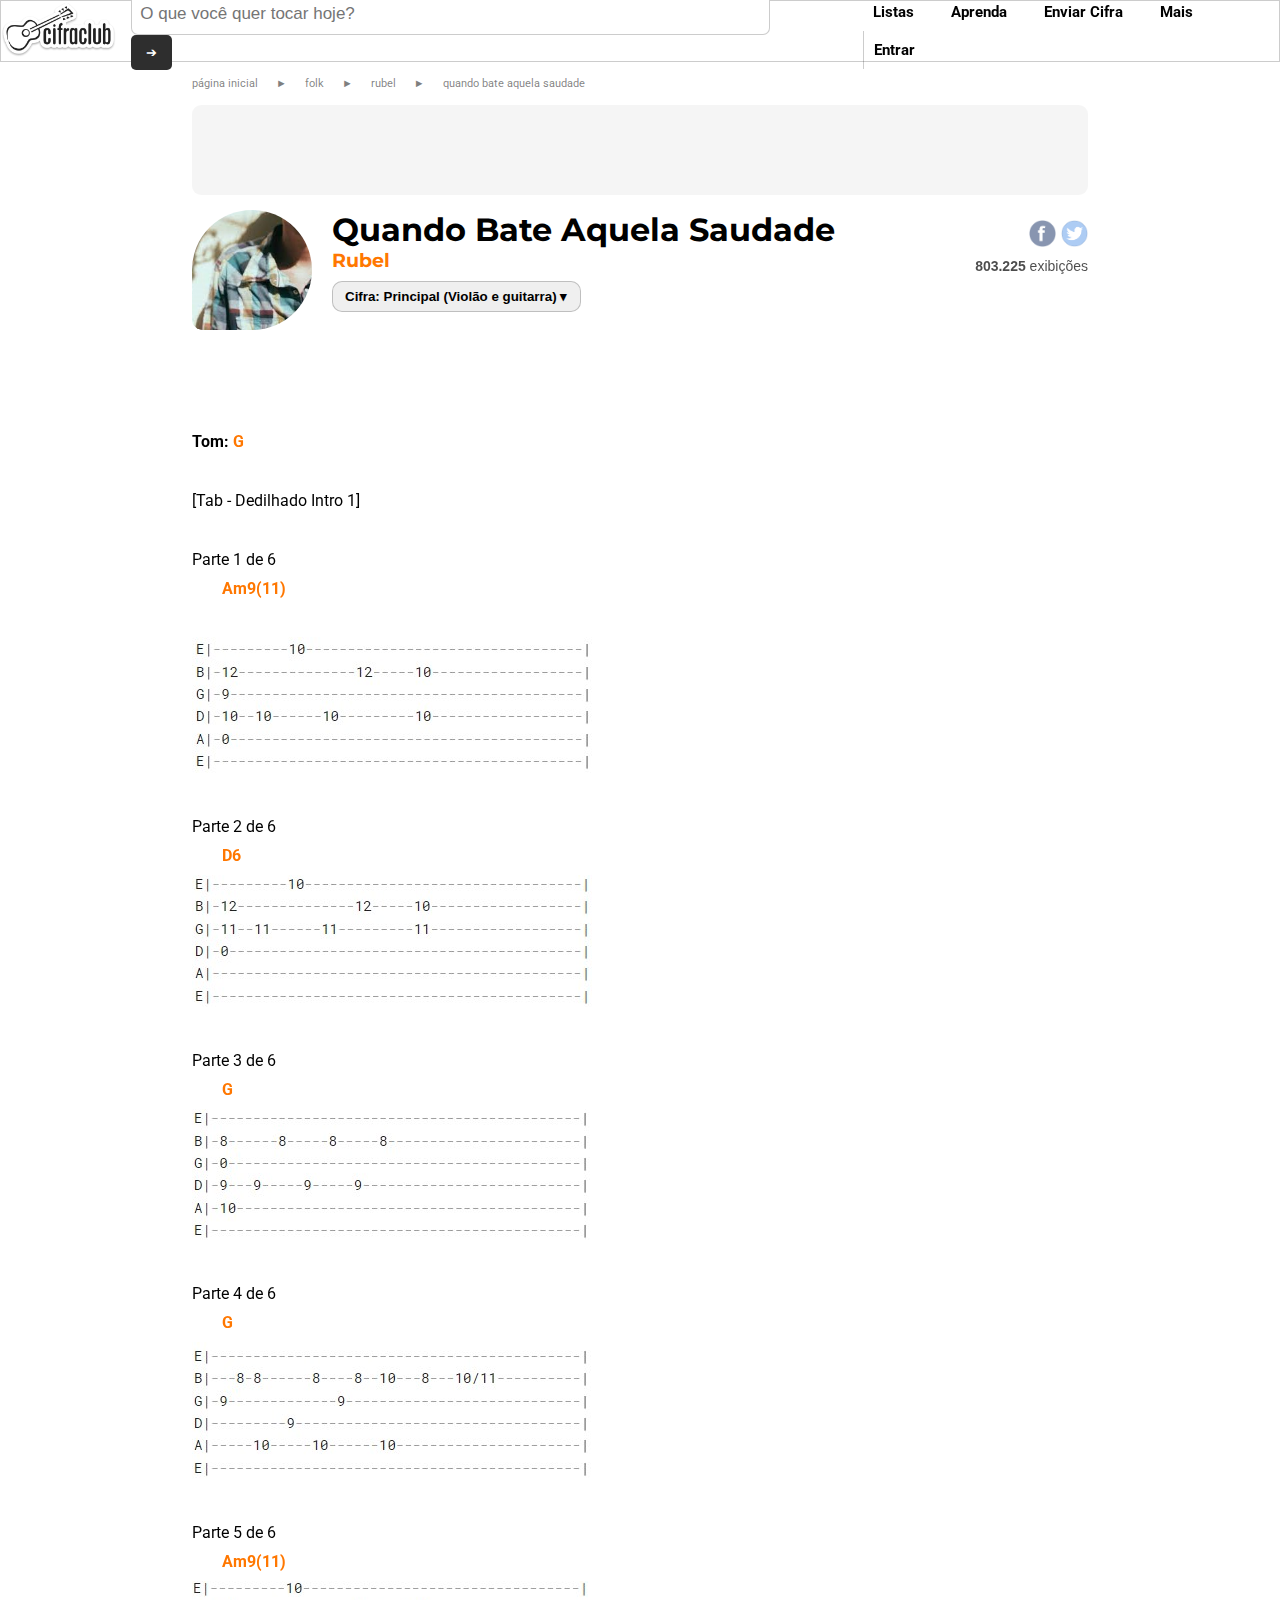
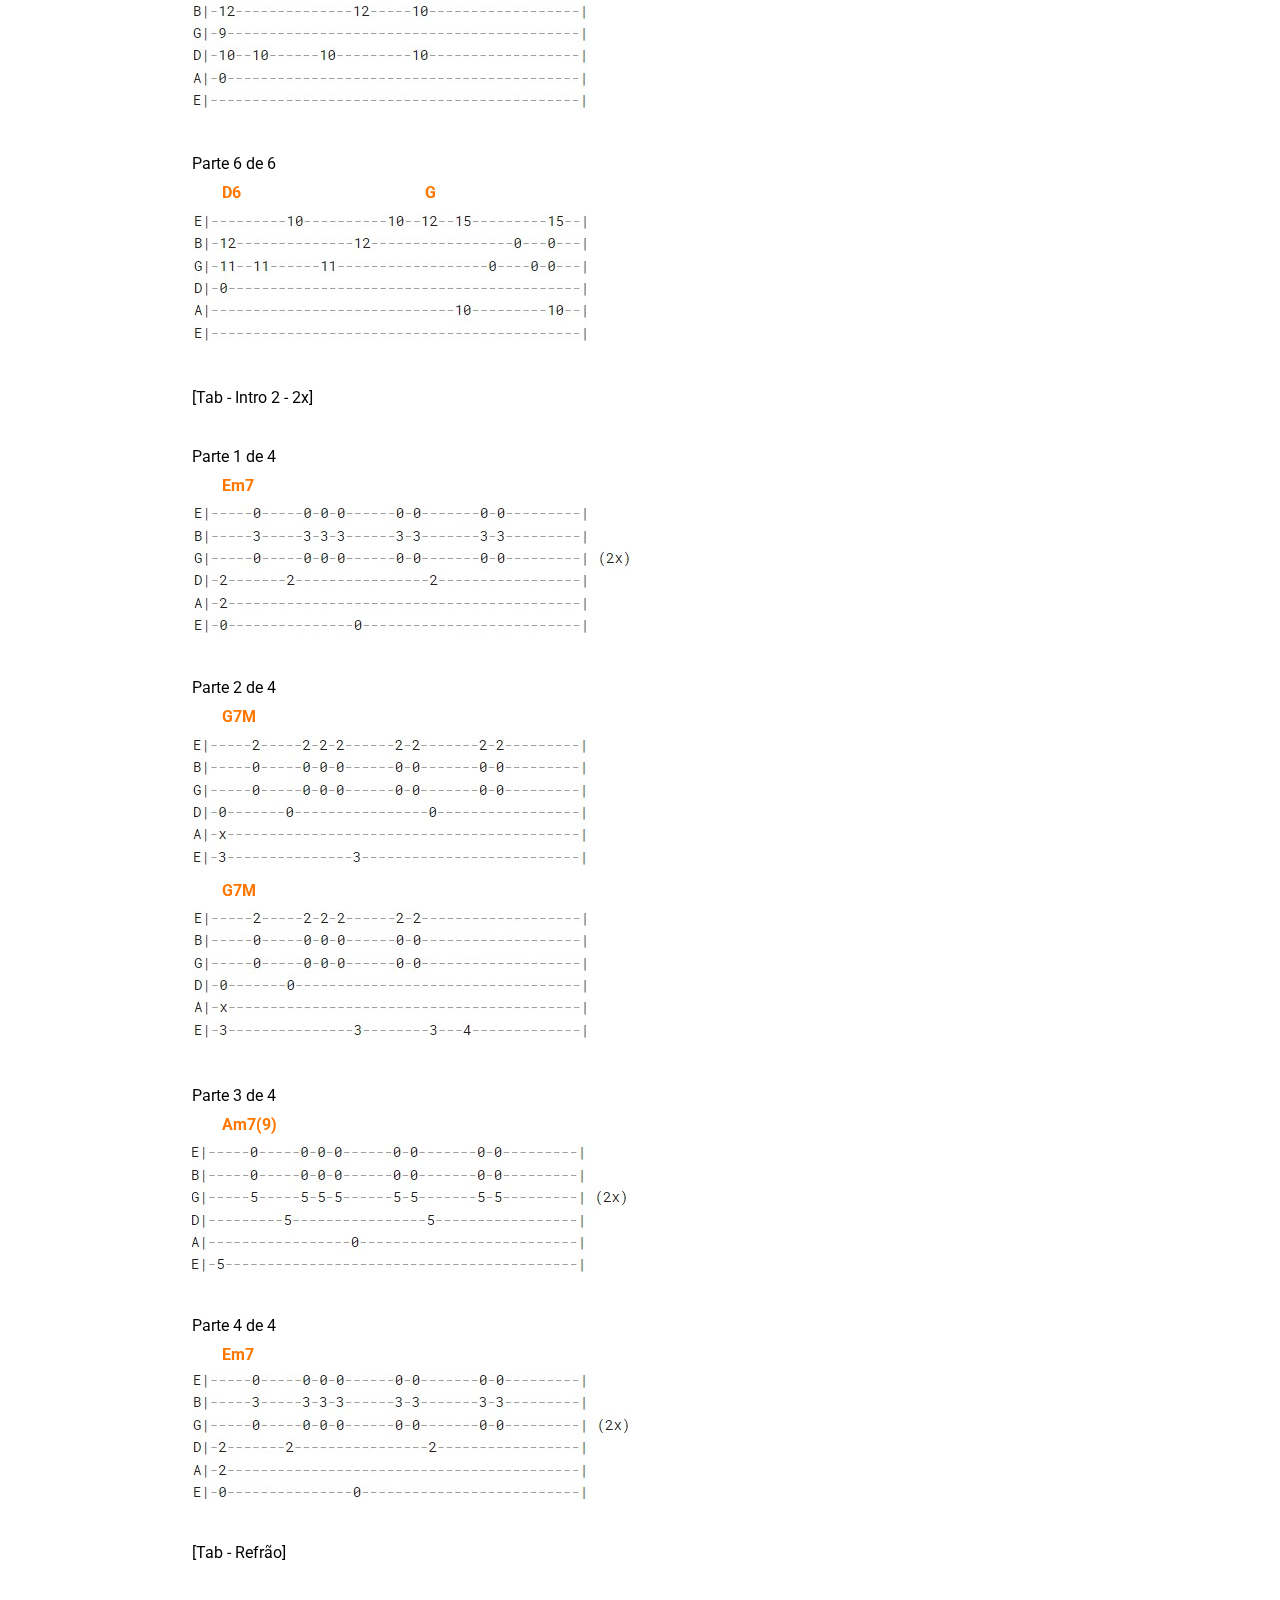
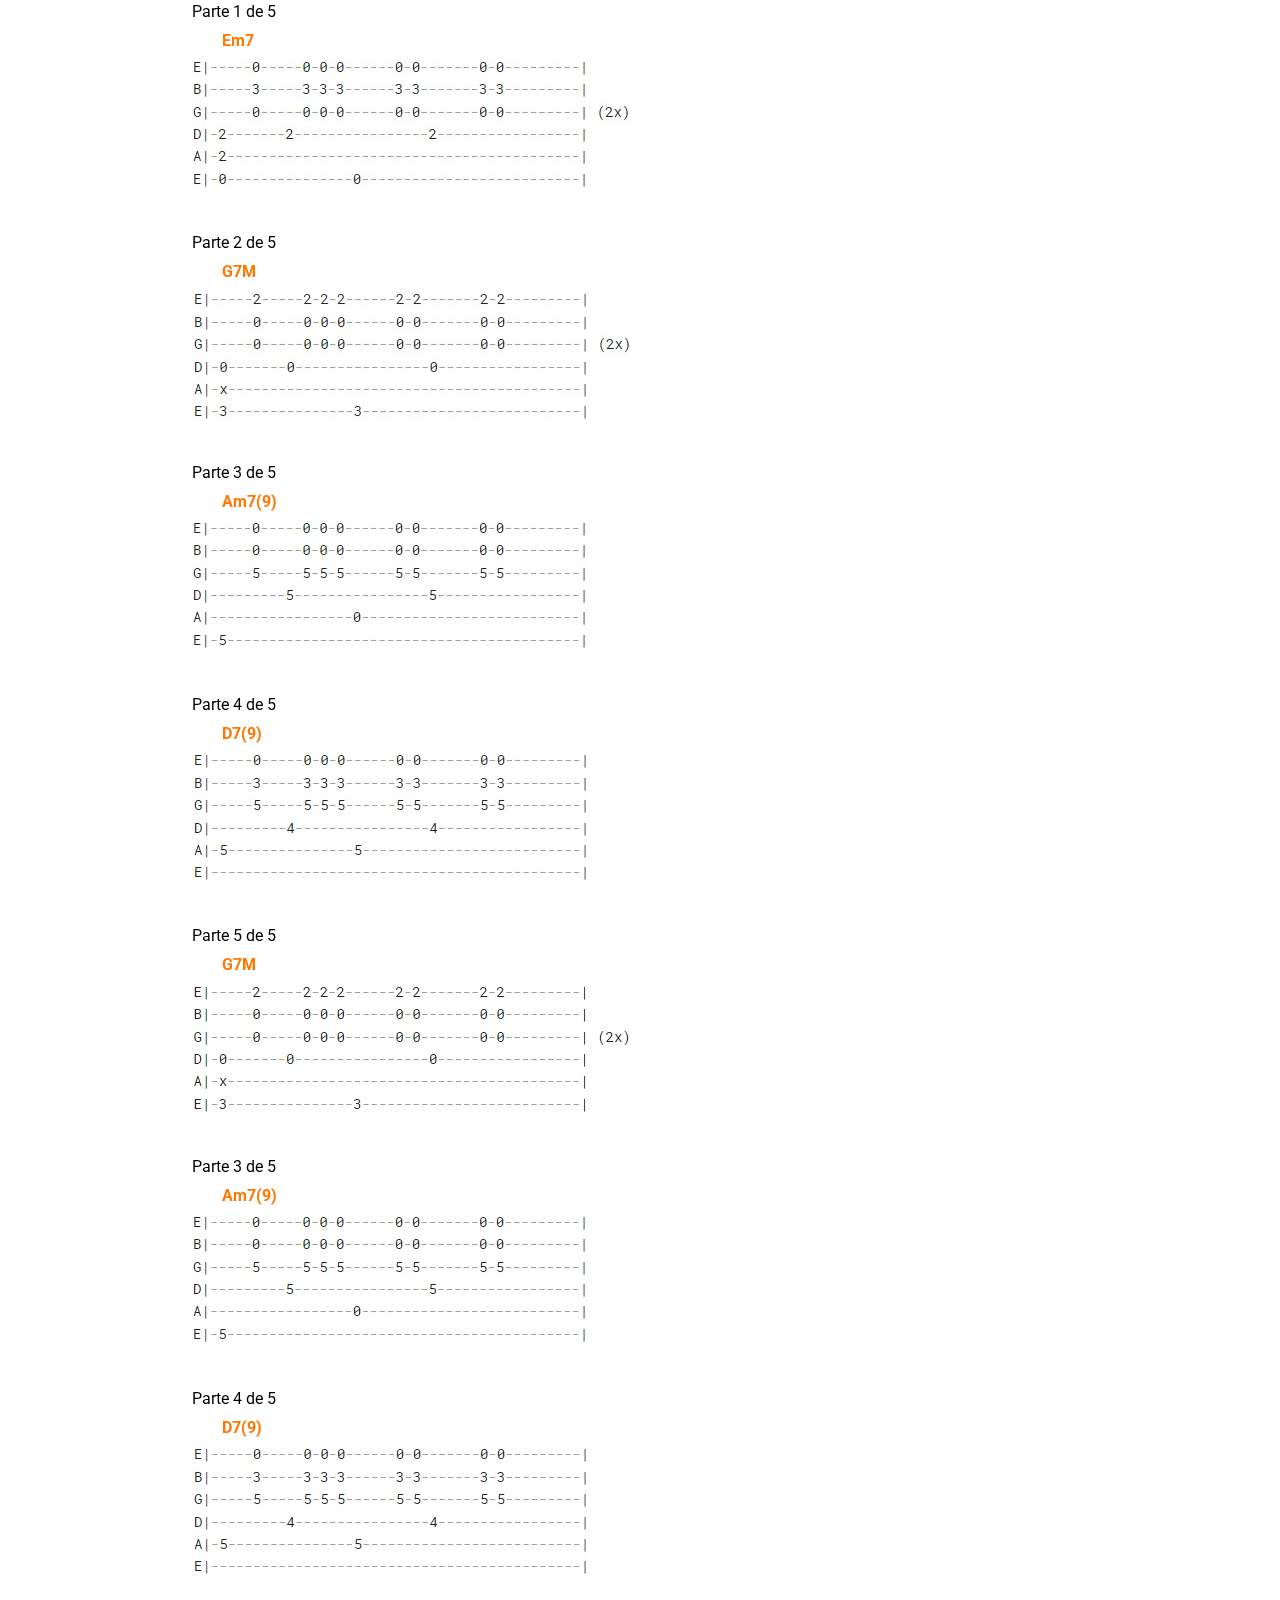
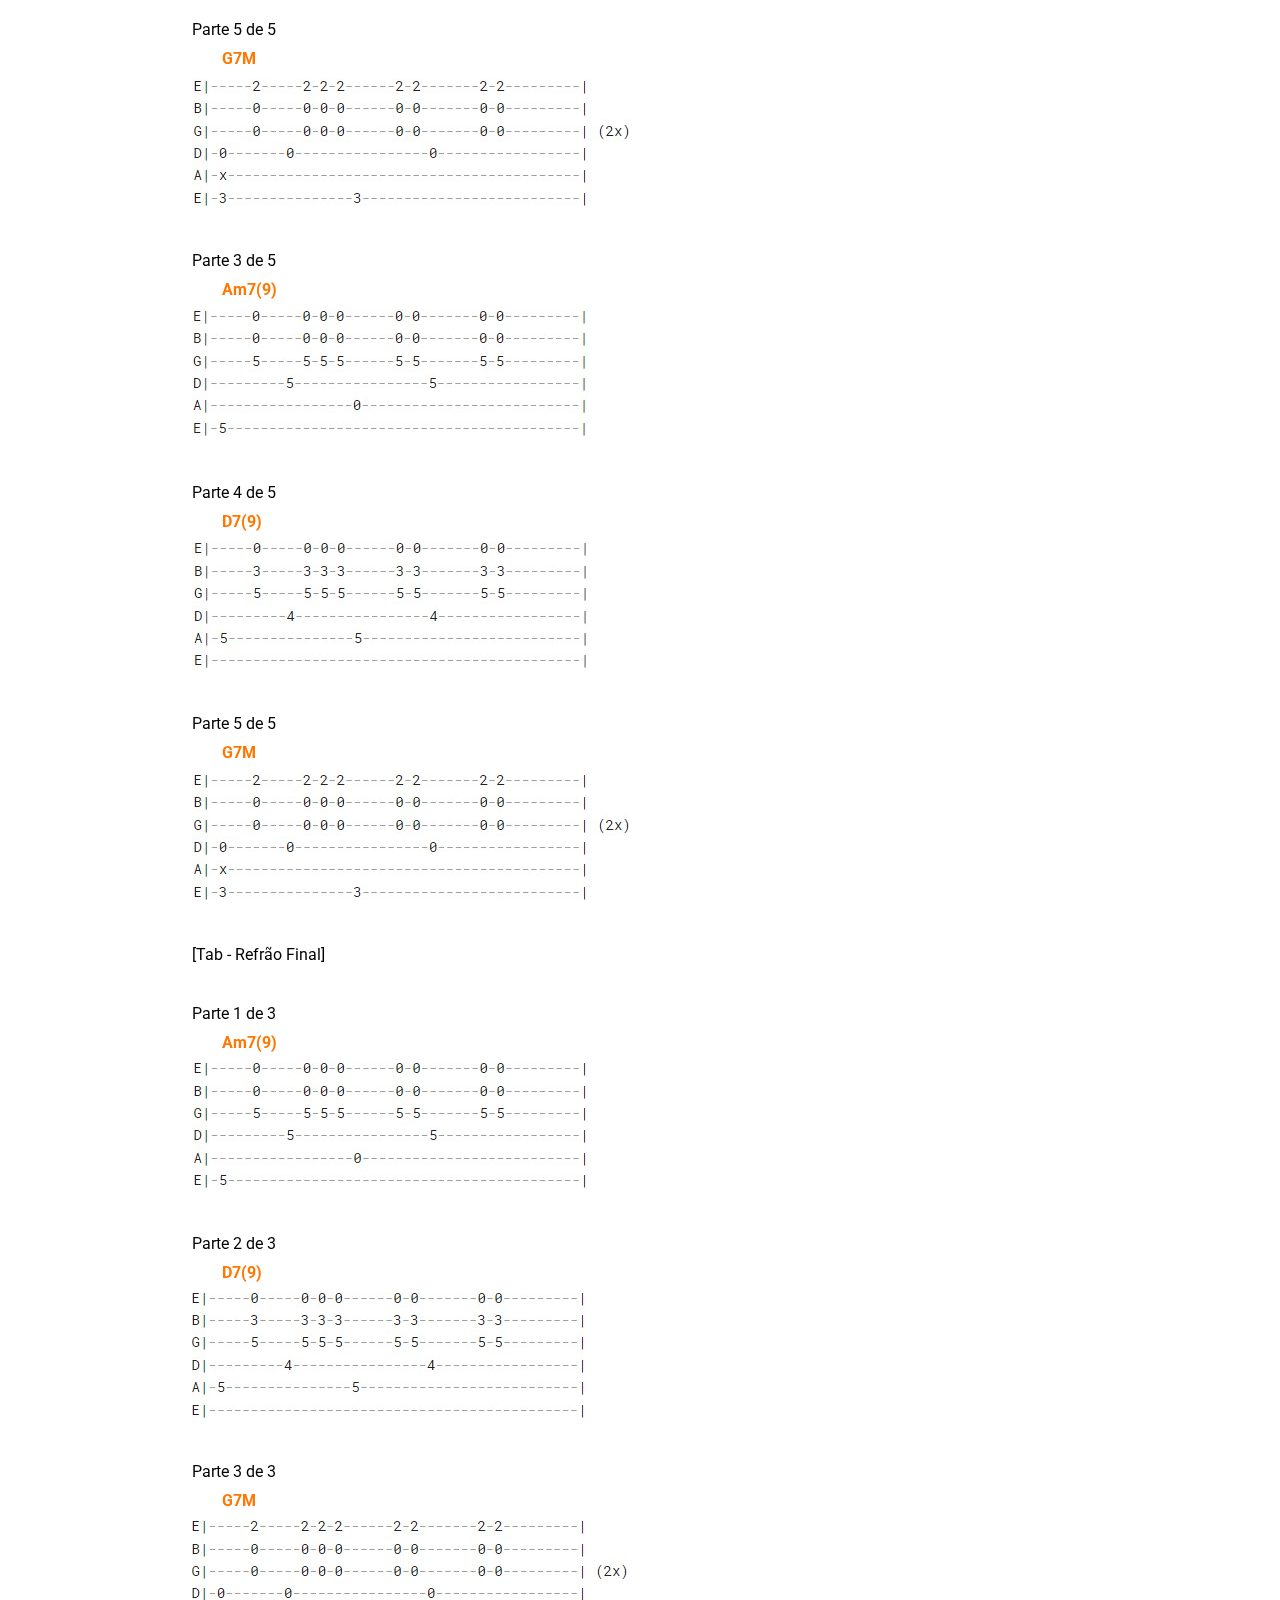
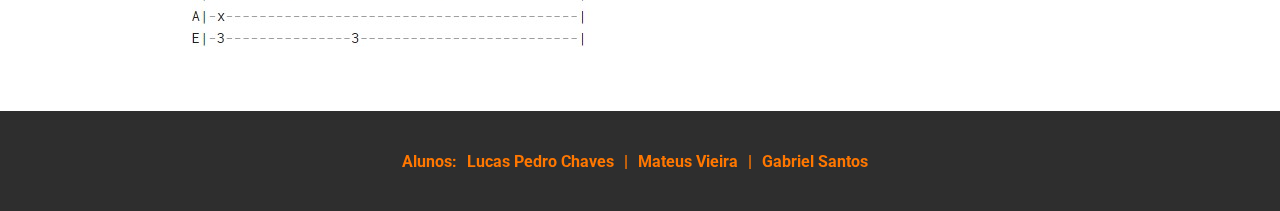
<file: pages/Inicio/index.html>
<!DOCTYPE html>
<html lang="pt-br">
<head>
    <meta charset="UTF-8">
    <meta http-equiv="X-UA-Compatible" content="IE=edge">
    <meta name="viewport" content="width=device-width, initial-scale=1.0">
    <link rel="stylesheet" href="./styles.css">
    <link rel="icon" href="/imgs/assets/imagem_2022-11-27_003248617-removebg-preview.png">
    <link rel="preconnect" href="https://fonts.googleapis.com">
    <link rel="preconnect" href="https://fonts.gstatic.com" crossorigin>
    <link href="https://fonts.googleapis.com/css2?family=Roboto:wght@400;700&display=swap" rel="stylesheet">
    <link rel="preconnect" href="https://fonts.googleapis.com">
    <link rel="preconnect" href="https://fonts.gstatic.com" crossorigin>
    <link href="https://fonts.googleapis.com/css2?family=Montserrat:wght@700&family=Roboto:wght@400;700&display=swap" rel="stylesheet">
    <title>Cifra Club - Inicio</title>
</head>
<body>
    
    <div class="head">
        <a href="./index.html"><img src="/imgs/assets/logo.png" alt="logo" style="height: 55px; margin-right: 15px;"></a>
        <form action="">
            <input type="text" name="search" placeholder="O que você quer tocar hoje?" size="60px">
            <input type="submit" value="➔">
        </form> 
        <div class="menu">
            <ul>
                <li><a href="/pages/Login/index.html">Listas</a></li>
                <li><a href="https://www.cifraclub.com.br/aprenda/">Aprenda</a></li>
                <li><a href="/pages/Login/index.html">Enviar Cifra</a></li>
                <li><a href="/pages/Mais/index.html">Mais</a></li>
                <li><a href="/pages/Login/index.html" id="entrar">Entrar</a></li>
            </ul>   
        </div>
    </div>

    <div class="main">
        <div class="map">
            <a href="https://www.cifraclub.com.br" id="map">página inicial</a> 
            ► 
            <a href="https://www.cifraclub.com.br/estilos/folk/">folk</a> 
            ► 
            <a href="https://www.cifraclub.com.br/rubel/">rubel</a> 
            ► 
            <a href="https://www.cifraclub.com.br/rubel/quando-bate-aquela-saudade">quando bate aquela saudade</a>
        </div>

        <div class="title">
            <div class="space"></div>
            <a href="https://www.cifraclub.com.br/rubel/"><img src="/imgs/assets/images.jpg" alt="rubel" style="height: 120px; float: left; margin-right: 20px;" class="border"></a>
            <div class="social">
                <a href="https://twitter.com/share?url=https%3A%2F%2Fwww.cifraclub.com.br%2Frubel%2Fquando-bate-aquela-saudade%2F&related=cifraclub&text=Aprenda%20a%20tocar%20a%20cifra%20de%20Quando%20Bate%20Aquela%20Saudade%20%28Rubel%29%20no%20Cifra%20Club.%20Eu%20t%C3%B4%20com%20uma%20vontade%20danada%20%2F%20De%20te%20entregar%20todos%20beijos%20que%20eu%20n%C3%A3o%20te%20dei%20%2F%20E%20eu%20t%C3%B4%20com%20uma%20saudade%20apertada%20%2F%20De%20ir%20dormir%20bem%20cansado%20%2F%20E%20de%20acordar%20do%20teu%20lado%20pra%20te%20dizer%20%2F%20Que%20eu%20te%20amo%20%2F%20Que%20eu%20te%20amo%20demais%20%2F%20"><img src="/imgs/assets/icons8-twitter-dentro-de-um-círculo-67.png" alt=""></a>
                <a href="https://www.facebook.com/sharer.php?u=https%3A%2F%2Fwww.cifraclub.com.br%2Frubel%2Fquando-bate-aquela-saudade%2F&t=Aprenda%20a%20tocar%20a%20cifra%20de%20Quando%20Bate%20Aquela%20Saudade%20%28Rubel%29%20no%20Cifra%20Club.%20Eu%20t%C3%B4%20com%20uma%20vontade%20danada%20%2F%20De%20te%20entregar%20todos%20beijos%20que%20eu%20n%C3%A3o%20te%20dei%20%2F%20E%20eu%20t%C3%B4%20com%20uma%20saudade%20apertada%20%2F%20De%20ir%20dormir%20bem%20cansado%20%2F%20E%20de%20acordar%20do%20teu%20lado%20pra%20te%20dizer%20%2F%20Que%20eu%20te%20amo%20%2F%20Que%20eu%20te%20amo%20demais%20%2F%20"><img src="/imgs/assets/icons8-facebook-67.png" alt=""></a>
                <br>
                <br>
                <br>
                <span><b>803.225</b> exibições</span>
            </div>
            <h1>Quando Bate Aquela Saudade</h1>
            <h3 style="color: #f70;">Rubel</h3>
            <select name="type" size="1px">
                <option value="principal">Cifra: Principal (Violão e guitarra) ▾</option>
                <option value="letra">Letra</option>
                <option value="gaita">Tab de Gaita</option>
            </select>
            

        </div>

        <iframe width="560" height="315" src="https://www.youtube.com/embed/tMWpm_GOLaA" title="YouTube video player" frameborder="0" allow="accelerometer; autoplay; clipboard-write; encrypted-media; gyroscope; picture-in-picture" allowfullscreen></iframe>
        <div class="space2"></div>

        <b><span>Tom:</span><span style="color:#f70;"> G</span></b>

        <div class="top">[Tab - Dedilhado Intro 1]</div>
        <div class="top">Parte 1 de 6</div>
        <div class="orange">Am9(11)</div>
        <img src="/imgs/tablatura/tab1.jpg" alt="tab">

        <div class="top">Parte 2 de 6</div>
        <div class="orange">D6</div>
        <img src="/imgs/tablatura/tab2.jpg" alt="tab">

        <div class="top">Parte 3 de 6</div>
        <div class="orange">G</div>
        <img src="/imgs/tablatura/tab3.jpg" alt="tab">

        <div class="top">Parte 4 de 6</div>
        <div class="orange">G</div>
        <img src="/imgs/tablatura/tab4.jpg" alt="tab">

        <div class="top">Parte 5 de 6</div>
        <div class="orange">Am9(11)</div>
        <img src="/imgs/tablatura/tab5.jpg" alt="tab">

        <div class="top">Parte 6 de 6</div>
        <div class="orange" id="re">D6</div>
        <div class="orange" id="sol">G</div>
        <br>
        <img src="/imgs/tablatura/tab6.jpg" alt="tab">

        <div class="top">[Tab - Intro 2 - 2x]</div>
        <div class="top">Parte 1 de 4</div>
        <div class="orange">Em7</div>
        <img src="/imgs/tablatura/tab7.jpg" alt="tab">
        
        <div class="top">Parte 2 de 4</div>
        <div class="orange">G7M</div>
        <img src="/imgs/tablatura/tab8.jpg" alt="tab">
        <div class="orange">G7M</div>
        <img src="/imgs/tablatura/tab9.jpg" alt="tab">

        <div class="top">Parte 3 de 4</div>
        <div class="orange">Am7(9)</div>
        <img src="/imgs/tablatura/tab10.jpg" alt="tab">

        <div class="top">Parte 4 de 4</div>
        <div class="orange">Em7</div>
        <img src="/imgs/tablatura/tab11.jpg" alt="tab">

        <div class="top">[Tab - Refrão]</div>
        <div class="top">Parte 1 de 5</div>
        <div class="orange">Em7</div>
        <img src="/imgs/tablatura/tab12.jpg" alt="tab">

        <div class="top">Parte 2 de 5</div>
        <div class="orange">G7M</div>
        <img src="/imgs/tablatura/tab13.jpg" alt="tab">
        
        <div class="top">Parte 3 de 5</div>
        <div class="orange">Am7(9)</div>
        <img src="/imgs/tablatura/tab14.jpg" alt="tab">

        <div class="top">Parte 4 de 5</div>
        <div class="orange">D7(9)</div>
        <img src="/imgs/tablatura/tab15.jpg" alt="tab">

        <div class="top">Parte 5 de 5</div>
        <div class="orange">G7M</div>
        <img src="/imgs/tablatura/tab16.jpg" alt="tab">

        <div class="top">Parte 3 de 5</div>
        <div class="orange">Am7(9)</div>
        <img src="/imgs/tablatura/tab14.jpg" alt="tab">

        <div class="top">Parte 4 de 5</div>
        <div class="orange">D7(9)</div>
        <img src="/imgs/tablatura/tab15.jpg" alt="tab">

        <div class="top">Parte 5 de 5</div>
        <div class="orange">G7M</div>
        <img src="/imgs/tablatura/tab16.jpg" alt="tab">

        <div class="top">Parte 3 de 5</div>
        <div class="orange">Am7(9)</div>
        <img src="/imgs/tablatura/tab14.jpg" alt="tab">

        <div class="top">Parte 4 de 5</div>
        <div class="orange">D7(9)</div>
        <img src="/imgs/tablatura/tab15.jpg" alt="tab">
        
        <div class="top">Parte 5 de 5</div>
        <div class="orange">G7M</div>
        <img src="/imgs/tablatura/tab16.jpg" alt="tab">

        <div class="top">[Tab - Refrão Final]</div>
        <div class="top">Parte 1 de 3</div>
        <div class="orange">Am7(9)</div>
        <img src="/imgs/tablatura/tab17.jpg" alt="tab">

        <div class="top">Parte 2 de 3</div>
        <div class="orange">D7(9)</div>
        <img src="/imgs/tablatura/tab18.jpg" alt="tab">

        <div class="top">Parte 3 de 3</div>
        <div class="orange">G7M</div>
        <img src="/imgs/tablatura/tab19.jpg" alt="tab">

    </div>

    <div class="footer">
        Alunos: 
        <a href="https://github.com/Gttolla">Lucas Pedro Chaves</a>
        |
        <a href="https://github.com/viieirama">Mateus Vieira</a> 
        |
        <a href="">Gabriel Santos</a>
    </div>

</body>
</html>
</file>
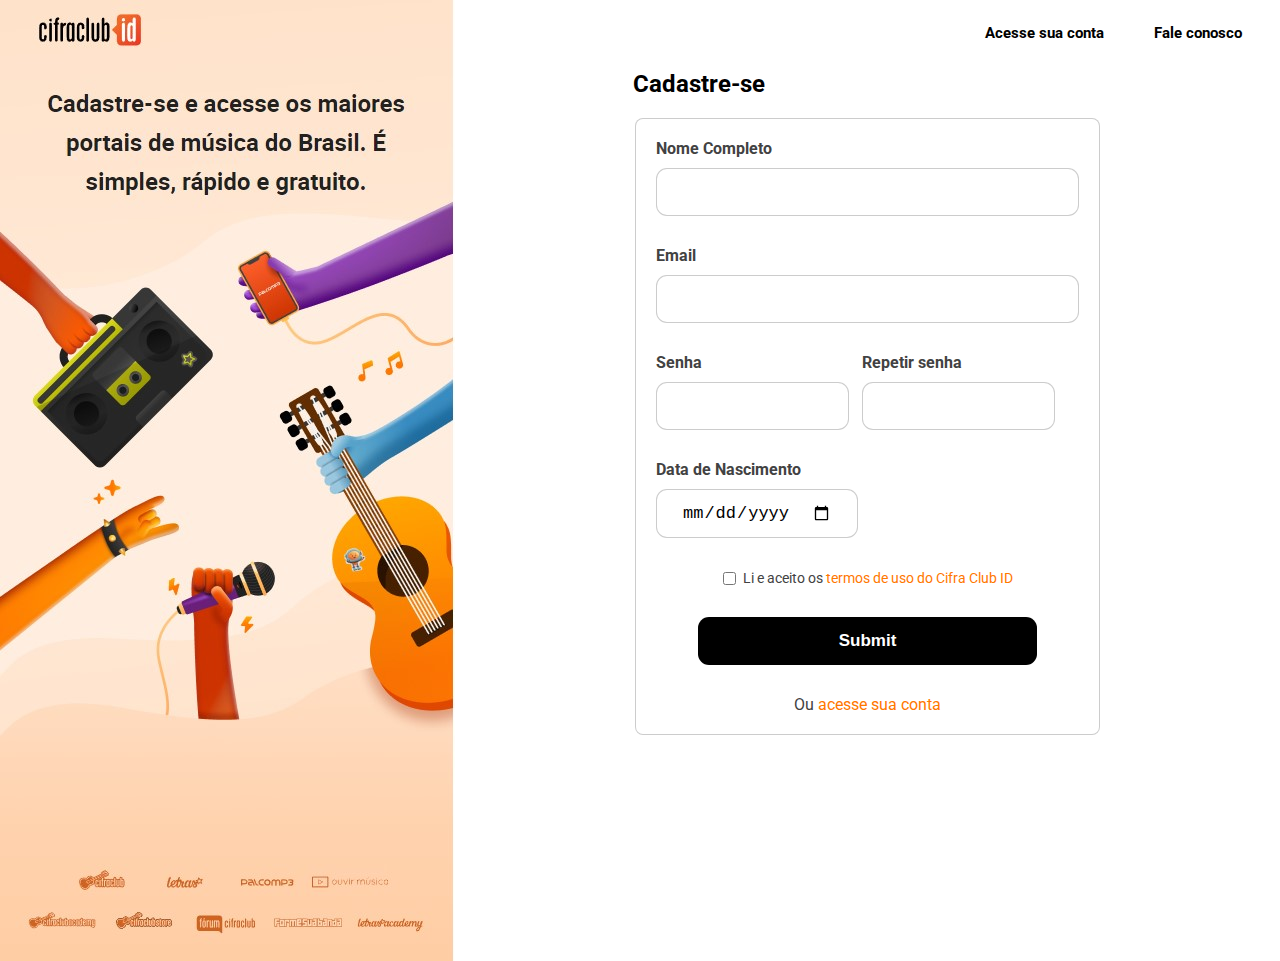
<file: pages/Login/index.html>
<!DOCTYPE html>
<html lang="pt-br">
<head>
    <meta charset="UTF-8">
    <meta http-equiv="X-UA-Compatible" content="IE=edge">
    <meta name="viewport" content="width=device-width, initial-scale=1.0">
    <link rel="stylesheet" href="./styles.css">
    <link rel="preconnect" href="https://fonts.googleapis.com">
    <link rel="preconnect" href="https://fonts.gstatic.com" crossorigin>
    <link href="https://fonts.googleapis.com/css2?family=Roboto:wght@400;700&display=swap" rel="stylesheet">
    <link rel="icon" href="/imgs/assets/imagem_2022-11-27_003248617-removebg-preview.png">
    <title>Cifra Club - Login</title>
</head>
<body>
    <img src="/imgs/assets/login.jpg" alt="login" style="float: left;">
    
    <div class="menu">
        <a href="#">Acesse sua conta</a>
        <a href="https://suporte.cifraclub.com.br/">Fale conosco</a>
    </div>

    <div class="main">
        <form action="">
            <h2>Cadastre-se</h2>
            <fieldset>
                <div class="bold">
                    <label for="">Nome Completo</label>
                    <br>
                    <input type="text" maxlength="50" size="35%" required>
                    <br>

                    <label for="">Email</label>
                    <br>
                    <input type="email" size="35%" required>   
                    <br>

                    <div id="password">
                        <label for="">Senha</label>
                        <br>
                        <input type="password" size="12%" required>
                    </div>
                    <div id="r-password">
                        <label for="">Repetir senha</label>
                        <br>
                        <input type="password" size="12%">
                    </div>
                    <br>

                    <label for="">Data de Nascimento</label>
                    <br>
                    <input type="date" required>     
                    <br>
                </div>

                <div class="center">
                    <input type="checkbox" id="li" required>
                    <label for="li" style="font-size: 14px;">Li e aceito os <a href="https://www.cifraclub.com.br/aviso-legal.html" class="orange">termos de uso do Cifra Club ID</a></label>    
                    <br>

                    <input type="submit">
                    <br>

                    <span>Ou <a href="#" class="orange">acesse sua conta</a></span>
                </div>
            </fieldset>
        </form>
    </div>
</body>
</html>
</file>
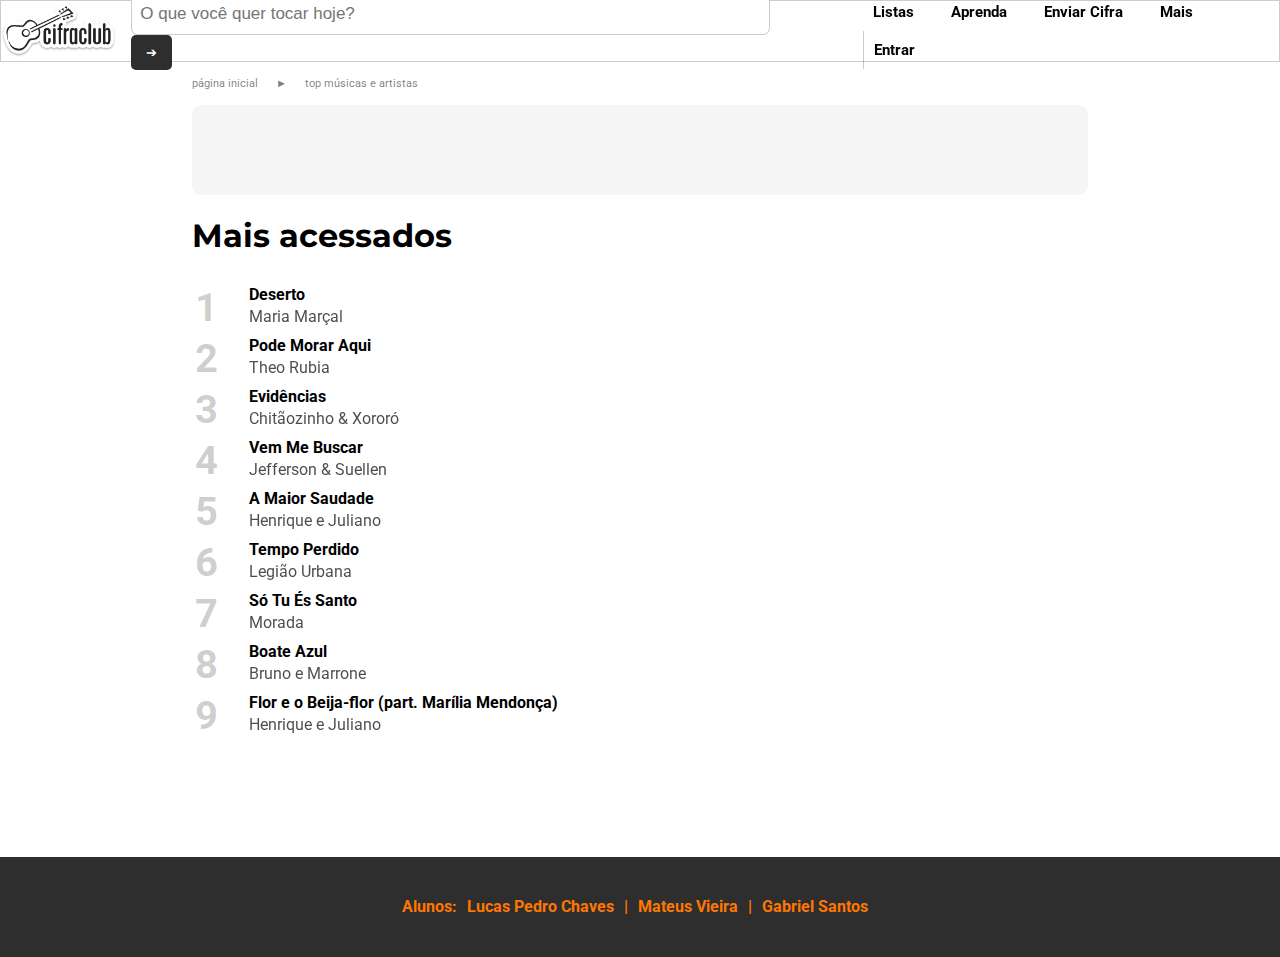
<file: pages/Mais/index.html>
<!DOCTYPE html>
<html lang="pt-br">
<head>
    <meta charset="UTF-8">
    <meta http-equiv="X-UA-Compatible" content="IE=edge">
    <meta name="viewport" content="width=device-width, initial-scale=1.0">
    <link rel="stylesheet" href="./styles.css">
    <link rel="icon" href="/imgs/assets/imagem_2022-11-27_003248617-removebg-preview.png">
    <link rel="preconnect" href="https://fonts.googleapis.com">
    <link rel="preconnect" href="https://fonts.gstatic.com" crossorigin>
    <link href="https://fonts.googleapis.com/css2?family=Roboto:wght@400;700&display=swap" rel="stylesheet">
    <link rel="preconnect" href="https://fonts.googleapis.com">
    <link rel="preconnect" href="https://fonts.gstatic.com" crossorigin>
    <link href="https://fonts.googleapis.com/css2?family=Montserrat:wght@700&family=Roboto:wght@400;700&display=swap" rel="stylesheet">
    <title>Cifra Club - Mais Tocadas</title>
</head>
<body>
    
    <div class="head">
        <a href="/pages/Inicio/index.html"><img src="/imgs/assets/logo.png" alt="logo" style="height: 55px; margin-right: 15px;"></a>
        <form action="">
            <input type="text" name="search" placeholder="O que você quer tocar hoje?" size="60px">
            <input type="submit" value="➔">
        </form> 
        <div class="menu">
            <ul>
                <li><a href="/pages/Login/index.html">Listas</a></li>
                <li><a href="https://www.cifraclub.com.br/aprenda/">Aprenda</a></li>
                <li><a href="/pages/Login/index.html">Enviar Cifra</a></li>
                <li><a href="/pages/Mais/index.html">Mais</a></li>
                <li><a href="/pages/Login/index.html" id="entrar">Entrar</a></li>
            </ul>   
        </div>
    </div>

    <div class="main">
        <div class="map">
            <a href="https://www.cifraclub.com.br" id="map">página inicial</a> 
            ► 
            <a href="#">top músicas e artistas</a> 
        </div>
        <div class="space"></div>
        <h1 id="title">Mais acessados</h1>

        <table>
            <tbody>
                <tr>
                    <td>
                        <tr>
                            <div class="hover">
                                <td class="number">
                                    1
                                </td>
                                <td>
                                    <a href="https://www.cifraclub.com.br/maria-marcal/deserto/" class="title">Deserto</a>
                                    <br> 
                                    <p>Maria Marçal</p>
                                </td>
                            </div>
                        </tr>                
                        <tr>
                            <div class="hover">
                                <td class="number">
                                    2
                                </td>
                                <td>
                                    <a href="https://www.cifraclub.com.br/theo-rubia/pode-morar-aqui/" class="title">Pode Morar Aqui</a>   
                                    <br>
                                    <p>Theo Rubia</p>
                                </td>
                            </div>
                        </tr>
                        <tr>
                            <div class="hover">
                                <td class="number">
                                    3
                                </td>
                                <td>
                                    <a href="https://www.cifraclub.com.br/chitaozinho-e-xororo/evidencias/" class="title">Evidências</a>   
                                    <br>
                                    <p>Chitãozinho & Xororó</p>
                                </td>
                            </div>
                        </tr>
                        <tr>
                            
                            <td class="number">
                                4
                            </td>
                            <td>
                                <a href="https://www.cifraclub.com.br/jefferson-e-suellen/vem-me-buscar/" class="title">Vem Me Buscar</a>   
                                <br>
                                <p>Jefferson & Suellen</p>
                            </td>
                        </tr>
                        <tr>
                            <td class="number">
                                5
                            </td>
                            <td>
                                <a href="https://www.cifraclub.com.br/henrique-e-juliano/a-maior-saudade/" class="title">A Maior Saudade</a>   
                                <br>
                                <p>Henrique e Juliano</p>
                            </td>
                        </tr>
                        <tr>
                            <td class="number">
                                6
                            </td>
                            <td>
                                <a href="https://www.cifraclub.com.br/legiao-urbana/tempo-perdido/" class="title">Tempo Perdido</a>   
                                <br>
                                <p>Legião Urbana</p> 
                            </td>
                        </tr>
                        <tr>
                            <td class="number">
                                7
                            </td>
                            <td>
                                <a href="https://www.cifraclub.com.br/ministerio-morada/so-tu-s-santo/" class="title">Só Tu És Santo</a>   
                                <br>
                                <p>Morada</p>
                            </td>
                        </tr>
                        <tr>
                            <td class="number">
                                8
                            </td>
                            <td>
                                <a href="https://www.cifraclub.com.br/bruno-e-marrone/boate-azul/" class="title">Boate Azul</a>   
                                <br>
                                <p>Bruno e Marrone</p>
                            </td>
                        </tr>
                        <tr>
                            <td class="number">
                                9
                            </td>
                            <td>
                                <a href="https://www.cifraclub.com.br/henrique-e-juliano/flor-e-o-beija-flor/" class="title">Flor e o Beija-flor (part. Marília Mendonça)</a>   
                                <br>
                                <p>Henrique e Juliano</p> 
                            </td>
                    </tr>
                </tr>
            </tbody>
        </table>

    </div>    
    <div class="footer">
        Alunos: 
        <a href="https://github.com/Gttolla">Lucas Pedro Chaves</a>
        |
        <a href="https://github.com/viieirama">Mateus Vieira</a> 
        |
        <a href="">Gabriel Santos</a>
    </div>

</body>
</html>
</file>
<file: pages/Inicio/styles.css>
html, body{
    margin: 0;
    padding: 0;
    font-family: 'Roboto', sans-serif;
}
.head{
    background-color: white;
    border: solid rgba(0, 0, 0, 0.2) 1px; 
    height: 60px;
    display: flex;
    justify-content: center;
    align-items: center;
    position: -webkit-sticky;
    position: sticky;
    top: 0;
}
input[type="text"]{
    border-radius: 7px;
    border: solid rgba(0, 0, 0, 0.2) 1px;
    padding: 10px 8px;
    font-size: 17px;
}
input[type="submit"]{
    padding: 10px 15px;
    border: none;
    cursor: pointer;
    border-radius: 5px;
    background-color: #2e2e2e;
    color: white;
}
input:focus{
    outline: none;
}
.menu li{
    display: inline;
}
.menu li a{
    text-decoration: none;
    color: black;
    font-size: 15px;
    display: inline-block;
    font-weight: bold;
    padding: 10px;
    margin-left: 13px;
}
.menu li a:hover{
    background-color: rgba(0, 0, 0, 0.04);
    border-radius: 10px;
    padding: 10px;
    
}
#entrar{
    border-left: solid 1px rgba(0, 0, 0, 0.2);
}
.main{
    margin: 0 15%;
    margin-bottom: 60px;
}
.border{
    border-radius: 100% 100% 100% 18%;
}
.space{
    height: 90px;
    background-color: rgba(0, 0, 0, 0.04);
    border-radius: 9px;
    margin: 15px 0;
}
#map{
    margin-left: 0;
}
.map{
    font-size: 11px;
    color: rgba(0, 0, 0, 0.5);
    margin-top: 15px;
}
.map a{
    text-decoration: none;
    color: rgba(0, 0, 0, 0.5);
    margin: 0 15px;
}
.map a:hover{
    color: black;
}
.title{
    font-family: "Montserrat",sans-serif;
}
.social{
    float: right;
    opacity: 0.7;
    font-family:Arial, Helvetica, sans-serif;
    font-size: 14px;
}
.social img{
    float: right;
    height: 27px;
    margin-top: 10px;
    margin-left: 5px;
}
h1, h3{
    margin: 0; 
    width: 700px;  
}
select{
    padding: 7px 12px;
    border-radius: 10px;
    border: solid rgba(0, 0, 0, 0.2) 1px;
    font-weight: bold;
    margin-top: 9px;
    appearance: none;
}
select:hover{
    background-color: rgba(0, 0, 0, 0.04);
    border: none;
    padding: 8px 13px;
}
select:focus{
    outline: none;
}
iframe{
    border-radius: 10px;
    float: right;
    margin-top: 10px;
}
.space2{
    height: 120px;
}
.top{
    margin-top: 40px;

}
.orange{
    color: #f70;
    font-weight: bold;
    margin-left: 30px;
    margin-top: 10px;
    margin-bottom: 10px;   
}
#re, #sol{
    display: inline-block;
}
#re{
    margin-right: 150px;
}
.footer{
    height: 100px;
    display: flex;
    align-items: center;
    justify-content: center;
    background-color: #2e2e2e;
    color: #f70;
    font-weight: bold;
}
.footer a{
    margin-top: 20px;
    color: #f70;
    font-weight: bold;
    text-decoration: none;
    margin: 0 10px;
}
</file>
<file: pages/Login/styles.css>
html, body{
    margin: 0;
    padding: 0;
    font-family: 'Roboto', sans-serif;;
}
.menu{
    height: 65px;
    width: 97%;
    position: absolute;
    display: flex;
    align-items: center;
    justify-content: right;
}
.menu a{
    text-decoration: none;
    color: black;
    font-weight: bold;
    font-size: 15px;
    margin-left: 50px;
}   
.main{
    display: flex;
    justify-content: center;
    align-items: center;
}
fieldset{
    background-color: white;
    border: solid rgba(0, 0, 0, 0.2) 1px; 
    border-radius: 8px;
    padding: 20px;
    color: #424242;
}
h2{
    margin-top: 70px;
}
.bold label{
    font-weight: bold;
}
input{
    border-radius: 11px;
    border: solid rgba(0, 0, 0, 0.2) 1px;
    padding: 13px 25px;
    font-size: 17px;
    margin-top: 10px;
    margin-bottom: 30px;
}
input[type="submit"]{
    background-color: black;
    color: white;
    font-weight: bold;
    width: 100%;
    margin-top: 30px;
}
#password, #r-password{
    display: inline-block;
}
#password{
    margin-right: 9px;
}
input[type="checkbox"]{
    margin-top: 0;
    margin-bottom: 0;
    margin-left: 0;
    vertical-align: middle; 
}
.center{
    margin: 0 10%;
    text-align: center;
}
.orange{
    color: #f70; 
    text-decoration: none;
}
</file>
<file: pages/Mais/styles.css>
html, body{
    margin: 0;
    padding: 0;
    font-family: 'Roboto', sans-serif;
}
.head{
    background-color: white;
    border: solid rgba(0, 0, 0, 0.2) 1px; 
    height: 60px;
    display: flex;
    justify-content: center;
    align-items: center;
    position: -webkit-sticky;
    position: sticky;
    top: 0;
}
input[type="text"]{
    border-radius: 7px;
    border: solid rgba(0, 0, 0, 0.2) 1px;
    padding: 10px 8px;
    font-size: 17px;
}
input[type="submit"]{
    padding: 10px 15px;
    border: none;
    cursor: pointer;
    border-radius: 5px;
    background-color: #2e2e2e;
    color: white;
}
input:focus{
    outline: none;
}
.menu li{
    display: inline;
}
.menu li a{
    text-decoration: none;
    color: black;
    font-size: 15px;
    display: inline-block;
    font-weight: bold;
    padding: 10px;
    margin-left: 13px;
}
.menu li a:hover{
    background-color: rgba(0, 0, 0, 0.04);
    border-radius: 10px;
    padding: 10px;
    
}
#entrar{
    border-left: solid 1px rgba(0, 0, 0, 0.2);
}
.main{
    margin: 0 15%;
    margin-bottom: 115px;
}
.border{
    border-radius: 100% 100% 100% 18%;
}
.space{
    height: 90px;
    background-color: rgba(0, 0, 0, 0.04);
    border-radius: 9px;
    margin: 15px 0;
}
#map{
    margin-left: 0;
}
.map{
    font-size: 11px;
    color: rgba(0, 0, 0, 0.5);
    margin-top: 15px;
}
.map a{
    text-decoration: none;
    color: rgba(0, 0, 0, 0.5);
    margin: 0 15px;
}
.map a:hover{
    color: black;
}
#title{
    font-family: "Montserrat",sans-serif;
}
.number{
    color: rgba(0, 0, 0, 0.2);
    font-weight: bold;
    font-size: 40px;
    width: 50px;
}
.title{
    text-decoration: none;
    color: black;
    font-weight: bold;
}
p{
    opacity: 0.7;
    margin: 3px 0;
}
.footer{
    height: 100px;
    display: flex;
    align-items: center;
    justify-content: center;
    background-color: #2e2e2e;
    color: #f70;
    font-weight: bold;
}
.footer a{
    margin-top: 20px;
    color: #f70;
    font-weight: bold;
    text-decoration: none;
    margin: 0 10px;
}
</file>
